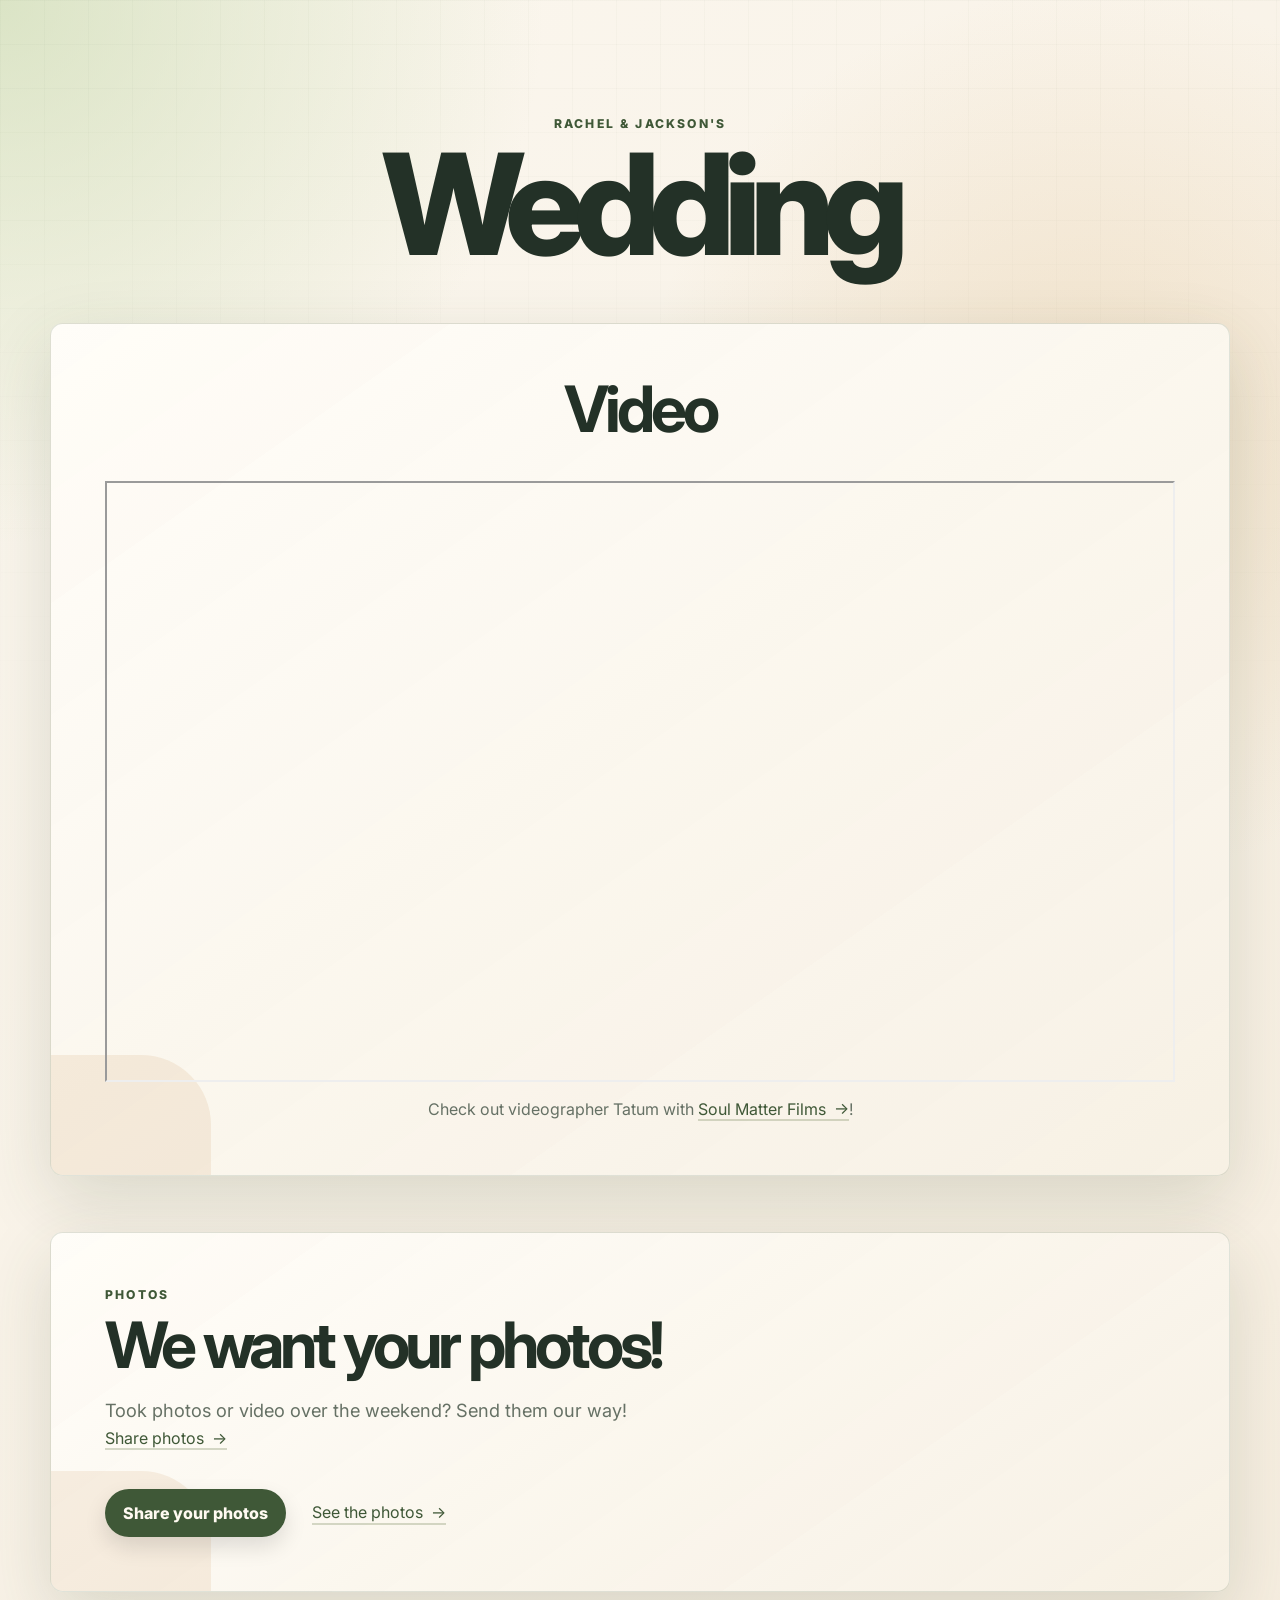
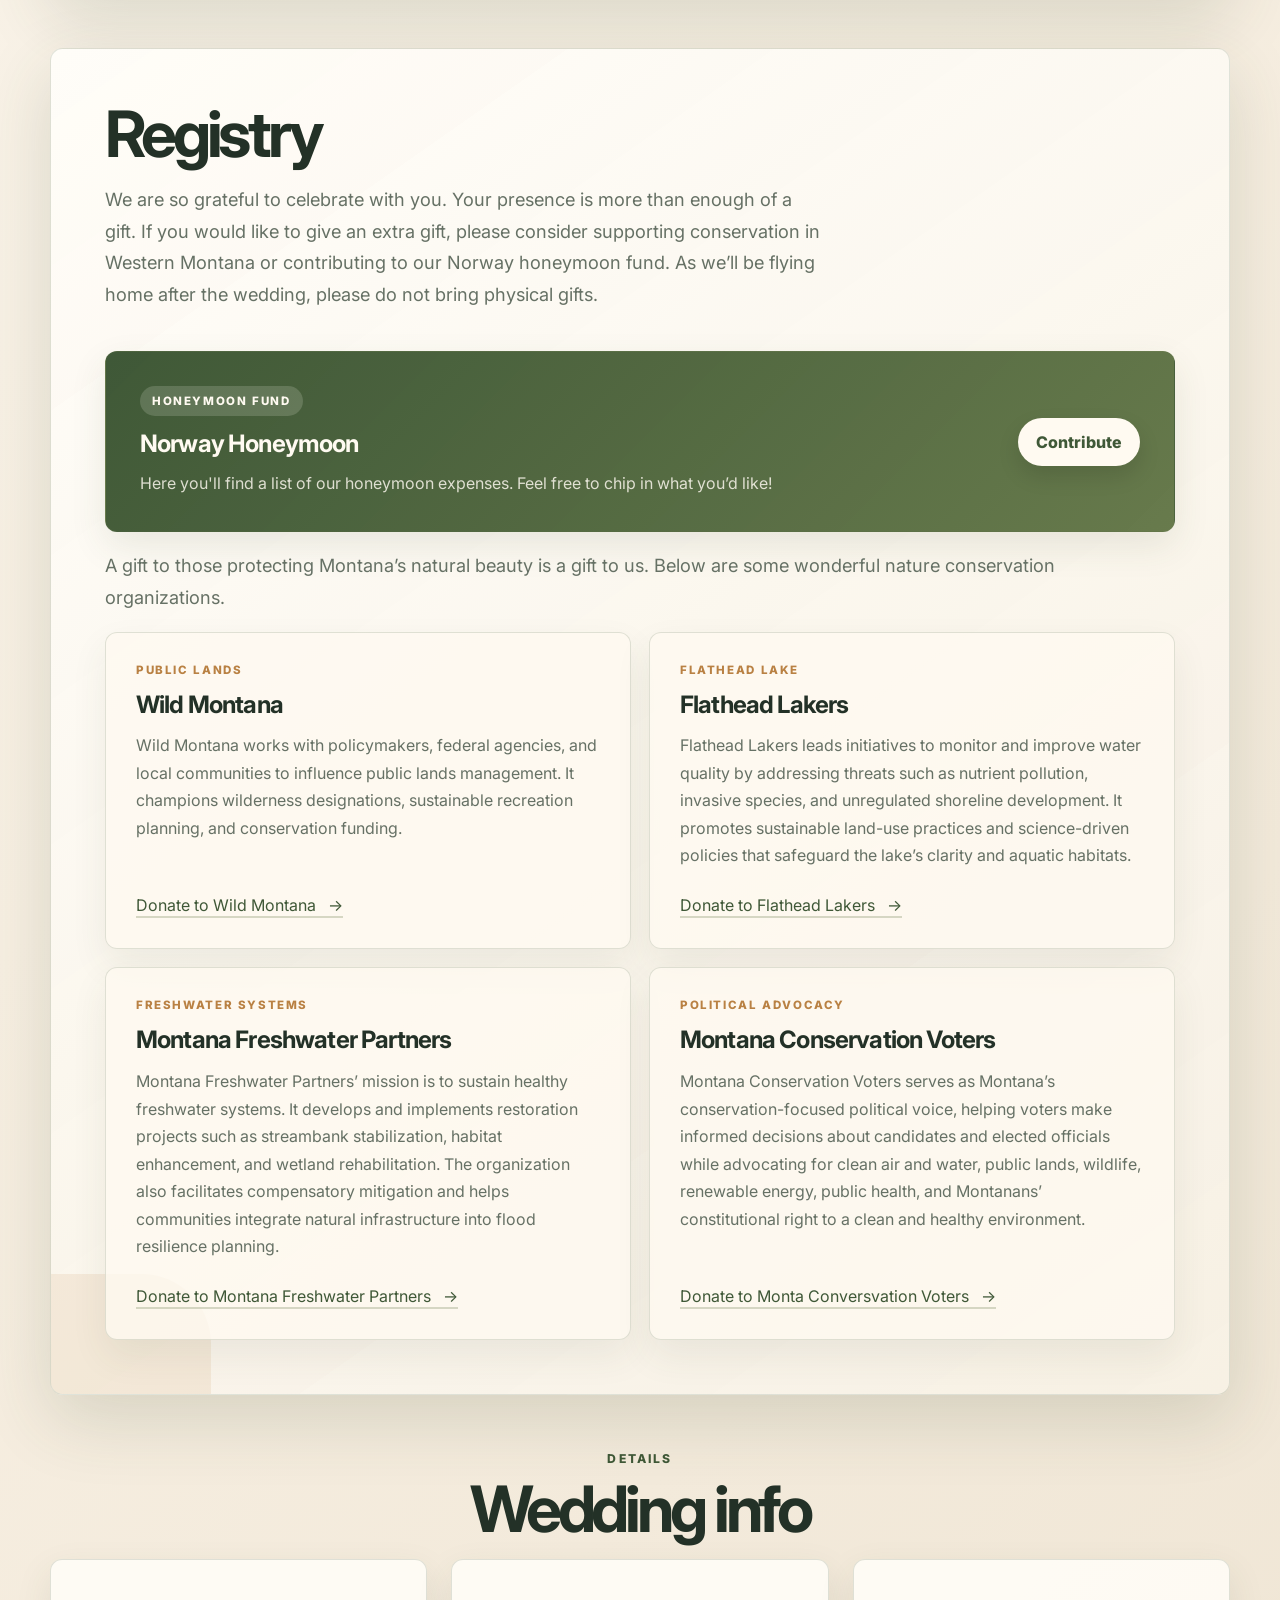
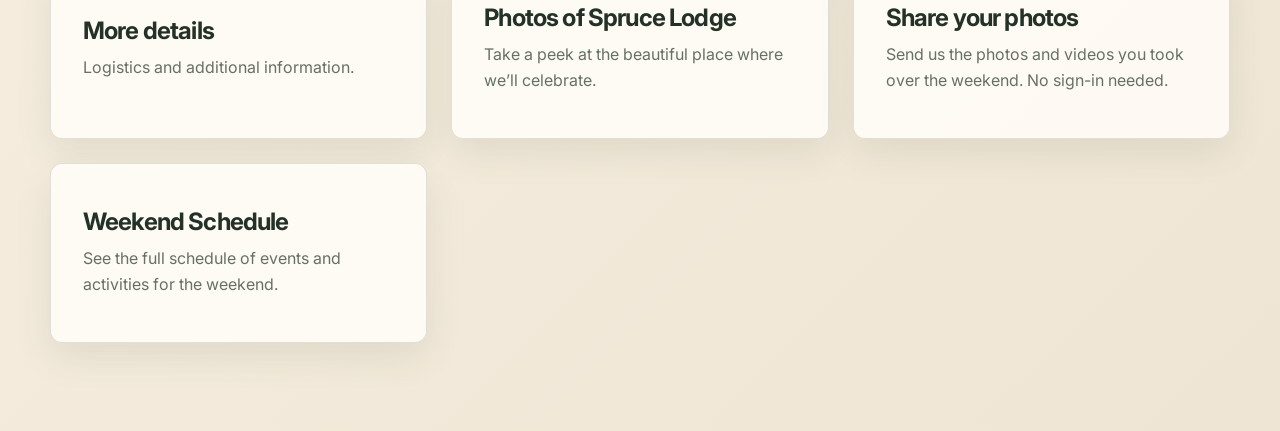
<file: index.html>
<!DOCTYPE html>
<html lang="en">
  <head>
    <meta charset="UTF-8" />
    <meta name="viewport" content="width=device-width, initial-scale=1.0" />
    <title>Jackson & Rachel</title>
    <link rel="preconnect" href="https://fonts.googleapis.com" />
    <link rel="preconnect" href="https://fonts.gstatic.com" crossorigin />
    <link
      href="https://fonts.googleapis.com/css2?family=Inter:wght@400;500;600;700;800&display=swap"
      rel="stylesheet"
    />
    <link rel="stylesheet" href="styles.css" />
  </head>
  <body>
    <main class="page">
      <section class="hero" aria-labelledby="page-title">
        <p class="eyebrow">Rachel & Jackson's</p>
        <h1 id="page-title">Wedding</h1>
      </section>

      <section class="feature-panel video-panel" aria-labelledby="wedding-video-title">
        <div class="section-heading">
          
          <h2 id="wedding-video-title">Video</h2>
        </div>

        
        <div style="position: relative; width: 100%; height: 0; padding-bottom: 56.25%;">
  <iframe src="https://drive.google.com/file/d/1WvLmHg01S2O5q5KB9Gdo9CoYaTbwvJrX/preview" 
          style="position: absolute; top: 0; left: 0; width: 100%; height: 100%;" 
          allowfullscreen>
  </iframe>
</div>
        

        <p class="video-credit">
          Check out videographer Tatum with
          <a
            class="text-link"
            href="https://www.instagram.com/soulmatterfilms/"
            target="_blank"
            rel="noopener noreferrer"
            >Soul Matter Films</a
          >!
        </p>
      </section>

      <section class="feature-panel photos-panel" aria-labelledby="photos-title">
        <div class="section-heading">
          <p class="eyebrow">Photos</p>
          <h2 id="photos-title">We want your photos!</h2>
          <p>
            Took photos or video over the weekend? Send them our way!
          </p>
            <a class="text-link" href="upload.html">Share photos</a>
        </div>

        <div class="preview-strip" id="gallery-preview" aria-hidden="true" hidden></div>

        <div class="photos-actions">
          <a class="button button-solid" href="upload.html">Share your photos</a>
          <a class="text-link" href="gallery.html">See the photos</a>
        </div>
      </section>

      <section class="feature-panel gifts-panel" aria-labelledby="gifts-title">
        <div class="section-heading">
          <!-- <p class="eyebrow">Ways to give</p> -->
          <h2 id="gifts-title">Registry</h2>
          <p class="intro">
            We are so grateful to celebrate with you. Your presence is more than enough of a gift. If you would like to give an extra gift,
            please consider supporting conservation in Western Montana or contributing
            to our Norway honeymoon fund.
            As we’ll be flying home after the wedding, please do not bring physical gifts.
            
          </p>
        </div>

        <div class="highlight-card honeymoon-card">
          <div>
            <span class="pill">Honeymoon fund</span>
            <h3>Norway Honeymoon</h3>
            <p>
              Here you'll find a list of our honeymoon expenses.
              Feel free to chip in what you’d like!
            </p>
          </div>
          <a
            class="button"
            href="https://www.zola.com/registry/jacksonandrachelaugust1"
            target="_blank"
            rel="noopener noreferrer"
          >
            Contribute
          </a>
        </div>

        <p class="section-note">
          A gift to those protecting Montana’s natural beauty is a gift to us.
          Below are some wonderful nature conservation organizations.
        </p>

        <div class="organization-grid" aria-label="Western Montana conservation organizations">
          <article class="organization-card">
            <div class="card-topline">Public lands</div>
            <h3>Wild Montana</h3>
            <p>
              Wild Montana works with policymakers, federal agencies, and local
              communities to influence public lands management. It champions
              wilderness designations, sustainable recreation planning, and
              conservation funding.
            </p>
            <a
              class="text-link"
              href="https://wildmontana.org/"
              target="_blank"
              rel="noopener noreferrer"
            >
              Donate to Wild Montana
            </a>
          </article>

          <article class="organization-card">
            <div class="card-topline">Flathead Lake</div>
            <h3>Flathead Lakers</h3>
            <p>
              Flathead Lakers leads initiatives to monitor and improve water
              quality by addressing threats such as nutrient pollution, invasive
              species, and unregulated shoreline development. It promotes
              sustainable land-use practices and science-driven policies that
              safeguard the lake’s clarity and aquatic habitats.
            </p>
            <a
              class="text-link"
              href="https://www.flatheadlakers.org/"
              target="_blank"
              rel="noopener noreferrer"
            >
              Donate to Flathead Lakers
            </a>
          </article>

          <article class="organization-card">
            <div class="card-topline">Freshwater systems</div>
            <h3>Montana Freshwater Partners</h3>
            <p>
              Montana Freshwater Partners’ mission is to sustain healthy freshwater
              systems. It develops and implements restoration projects such as
              streambank stabilization, habitat enhancement, and wetland
              rehabilitation. The organization also facilitates compensatory
              mitigation and helps communities integrate natural infrastructure into
              flood resilience planning.
            </p>
            <a
              class="text-link"
              href="https://freshwaterpartners.org/"
              target="_blank"
              rel="noopener noreferrer"
            >
              Donate to Montana Freshwater Partners
            </a>
          </article>

          <article class="organization-card">
            <div class="card-topline">Political Advocacy</div>
            <h3>Montana Conservation Voters</h3>
            <p>
             Montana Conservation Voters serves as Montana’s conservation-focused political voice,
             helping voters make informed decisions about candidates and elected officials while advocating
            for clean air and water, public lands, wildlife, renewable energy, public health, and Montanans’ constitutional right
            to a clean and healthy environment. 
            </p>
            <a
              class="text-link"
              href="https://mtvoters.org/"
              target="_blank"
              rel="noopener noreferrer"
            >
              Donate to Monta Conversvation Voters
            </a>
          </article>
        </div>
      </section>

      <section class="quick-links" aria-labelledby="quick-links-title">
        <div class="section-heading compact">
          <p class="eyebrow">Details</p>
          <h2 id="quick-links-title">Wedding info</h2>
        </div>

        <div class="cards content-grid">
          <!--
          <a
            class="card"
            href="https://docs.google.com/spreadsheets/d/17xZCl97MUAJn1_52wJNgIklu71c_HutrSTWagL5KBsg/edit?usp=sharing_eil_se_dm&ts=6a30a190"
            target="_blank"
            rel="noopener noreferrer"
          >
            <div class="card-content">
              <h3>Carpooling</h3>
              <p>Coordinate carpooling to and from the wedding.</p>
            </div>
          </a>

            <a
            class="card"
            href="https://docs.google.com/forms/d/e/1FAIpQLSdQFv-Kperld3B9uzcWzCemcQA7TZ2IU7LrLcuEYyHMFCanHQ/viewform"
            target="_blank"
            rel="noopener noreferrer"
          >
            <div class="card-content">
              <h3>Food preferences</h3>
              <p>Please tell us your food preferences and restrictions.</p>
            </div>
          </a>
          -->

          <a class="card" href="details.html">
            <div class="card-content">
              <h3>More details</h3>
              <p>Logistics and additional information.</p>
            </div>
          </a>
          <a class="card" href="gallery.html">
            <div class="card-content">
              <h3>Photos of Spruce Lodge</h3>
              <p>Take a peek at the beautiful place where we’ll celebrate.</p>
            </div>
          </a>

          <a class="card" href="upload.html">
            <div class="card-content">
              <h3>Share your photos</h3>
              <p>Send us the photos and videos you took over the weekend. No sign-in needed.</p>
            </div>
          </a>

 <a class="card" href="schedule.html">
          <div class="card-content">
            <h3>Weekend Schedule</h3>
            <p>See the full schedule of events and activities for the weekend.</p>
          </div>
        </a>
        </div>

       
      </section>
    </main>

    <script src="config.js"></script>
    <script src="gallery-preview.js"></script>
  </body>
</html>
</file>
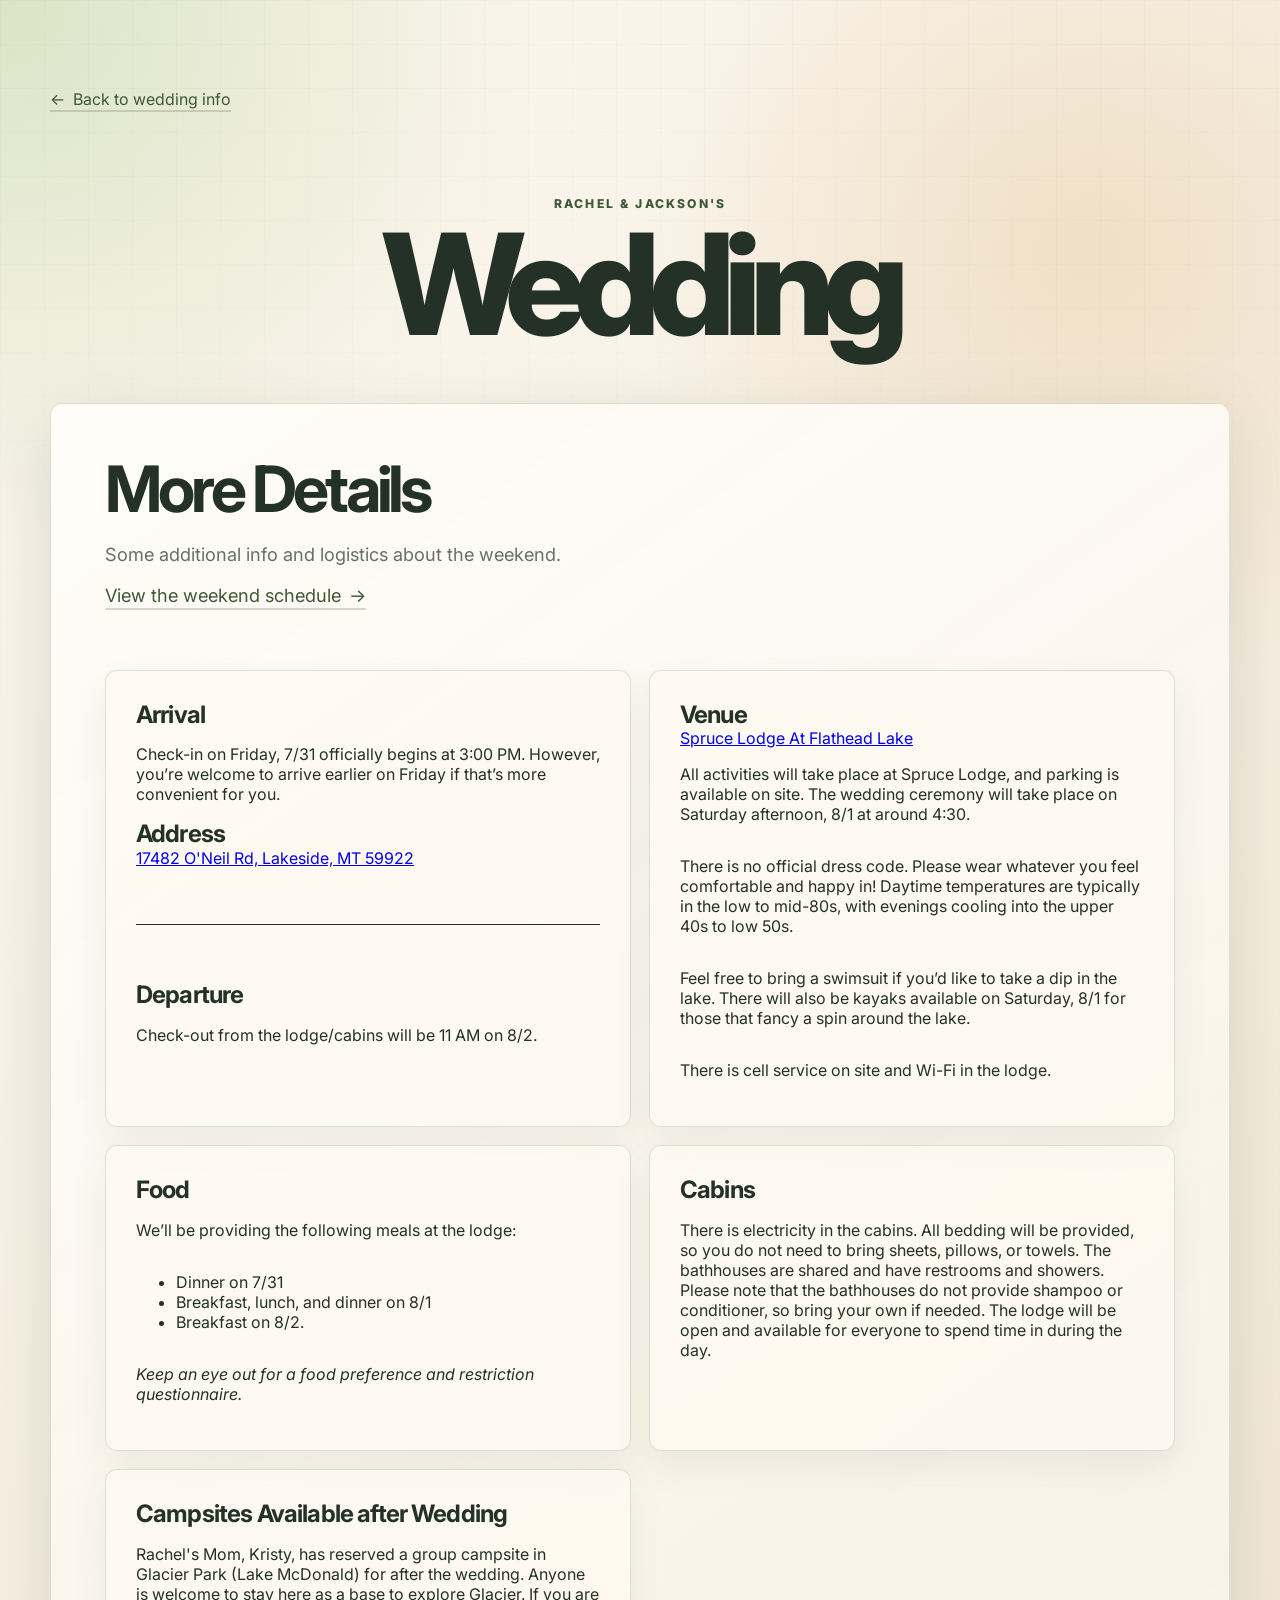
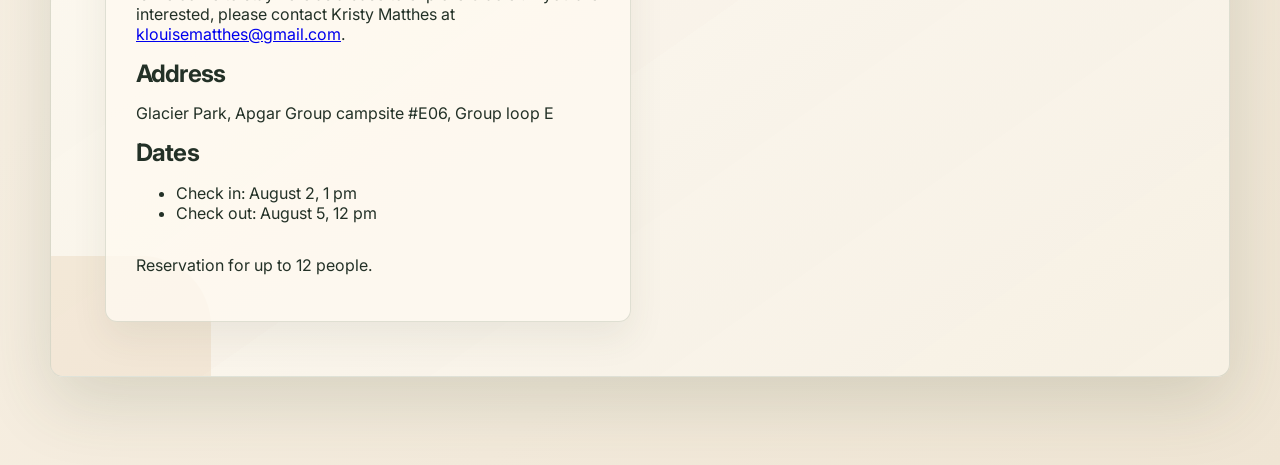
<file: details.html>
<!DOCTYPE html>
<html lang="en">
  <head>
    <meta charset="UTF-8" />
    <meta name="viewport" content="width=device-width, initial-scale=1.0" />
    <title>Jackson & Rachel</title>
    <link rel="preconnect" href="https://fonts.googleapis.com" />
    <link rel="preconnect" href="https://fonts.gstatic.com" crossorigin />
    <link
      href="https://fonts.googleapis.com/css2?family=Inter:wght@400;500;600;700;800&display=swap"
      rel="stylesheet"
    />
    <link rel="stylesheet" href="styles.css" />
    <style>
      .details-divider {
        border: 0;
        border-top: 1px solid currentColor;
        margin: 1rem 0;
      }
    </style>
  </head>
  <body>
    <main class="page">
      <nav class="top-nav" aria-label="Site navigation">
        <a class="text-link-back" href="index.html">Back to wedding info</a>
      </nav>
      <section class="hero" aria-labelledby="page-title">
        <p class="eyebrow">Rachel & Jackson's</p>
        <h1 id="page-title">Wedding</h1>
      </section>

      <section class="feature-panel gifts-panel organization-grid" aria-labelledby="gifts-title">
        <div class="section-heading">
          <h2 id="gifts-title">More Details</h2>
          <p class="section-note">
            Some additional info and logistics about the weekend.
            <br />
            <a class="text-link" href="schedule.html" style="margin-top: 12px; display: inline-flex;">View the weekend schedule</a>
          </p>
        </div>
        <div></div>

        <article class="details-card">
          <h3>Arrival</h3>
          <p>
            Check-in on Friday, 7/31 officially begins at 3:00 PM.
            However, you’re welcome to arrive earlier on Friday if that’s more convenient for you.
          </p>
          <h3>Address</h3>
          <a href="https://maps.app.goo.gl/WLwgx3e68pj5MGtB8">
            17482 O'Neil Rd, Lakeside, MT 59922
          </a>

        <br>
        <br>
        <hr class="details-divider" />
        <br>
        <br>
          <h3>Departure</h3>
          <p>
            Check-out from the lodge/cabins will be 11 AM on 8/2.
          </p>
          
        </article>


        <article class="details-card">
          <h3>Venue</h3>
          <a href="https://www.glaciercamp.org/facilities-lodging">
            Spruce Lodge At Flathead Lake
          </a>
          <p>
            All activities will take place at Spruce Lodge, and parking is available on site.
            The wedding ceremony will take place on Saturday afternoon, 8/1 at around 4:30.
          </p>

          <p>
            There is no official dress code. Please wear whatever you feel comfortable and happy in!
            Daytime temperatures are typically in the low to mid-80s, with evenings cooling into the upper 40s to low 50s.
          </p>
          <p>
            Feel free to bring a swimsuit if you’d like to take a dip in the lake.
            There will also be kayaks available on Saturday, 8/1 for those that fancy a spin around the lake.
          </p>

          <p>
            There is cell service on site and Wi-Fi in the lodge.
          </p>
        </article>

        <article class="details-card">
          <h3>Food</h3>
          <p>
            We’ll be providing the following meals at the lodge:
          </p>
          <ul>
            <li>Dinner on 7/31</li>
            <li>Breakfast, lunch, and dinner on 8/1</li>
            <li>Breakfast on 8/2.</li>
          </ul>
          <p>
            <i>Keep an eye out for a food preference and restriction questionnaire.</i>
          </p>
        </article>

        <article class="details-card">
          <h3>Cabins</h3>
          <p>
            There is electricity in the cabins. All bedding will be provided, so you do not need to bring sheets, pillows, or towels. The bathhouses are shared and have restrooms and showers.
            Please note that the bathhouses do not provide shampoo or conditioner, so bring your own if needed.
            The lodge will be open and available for everyone to spend time in during the day.
          </p>
        </article>


        <article class="details-card">
          <h3>Campsites Available after Wedding</h3>
          <p>
            Rachel's Mom, Kristy, has reserved a group campsite in Glacier Park (Lake McDonald) for after the wedding.
            Anyone is welcome to stay here as a base to explore Glacier.
            If you are interested, please contact Kristy Matthes at <a href="mailto:klouisematthes@gmail.com">klouisematthes@gmail.com</a>.
          </p>
          <h3>Address</h3>
          <p>Glacier Park, Apgar Group campsite #E06, Group loop E</p>
          <h3>Dates</h3>
          <ul>
            <li>Check in: August 2, 1 pm</li>
            <li>Check out: August 5, 12 pm</li>
          </ul>
          <p>Reservation for up to 12 people.</p>
        </article>

      </section>
    </main>
  </body>
</html>
</file>
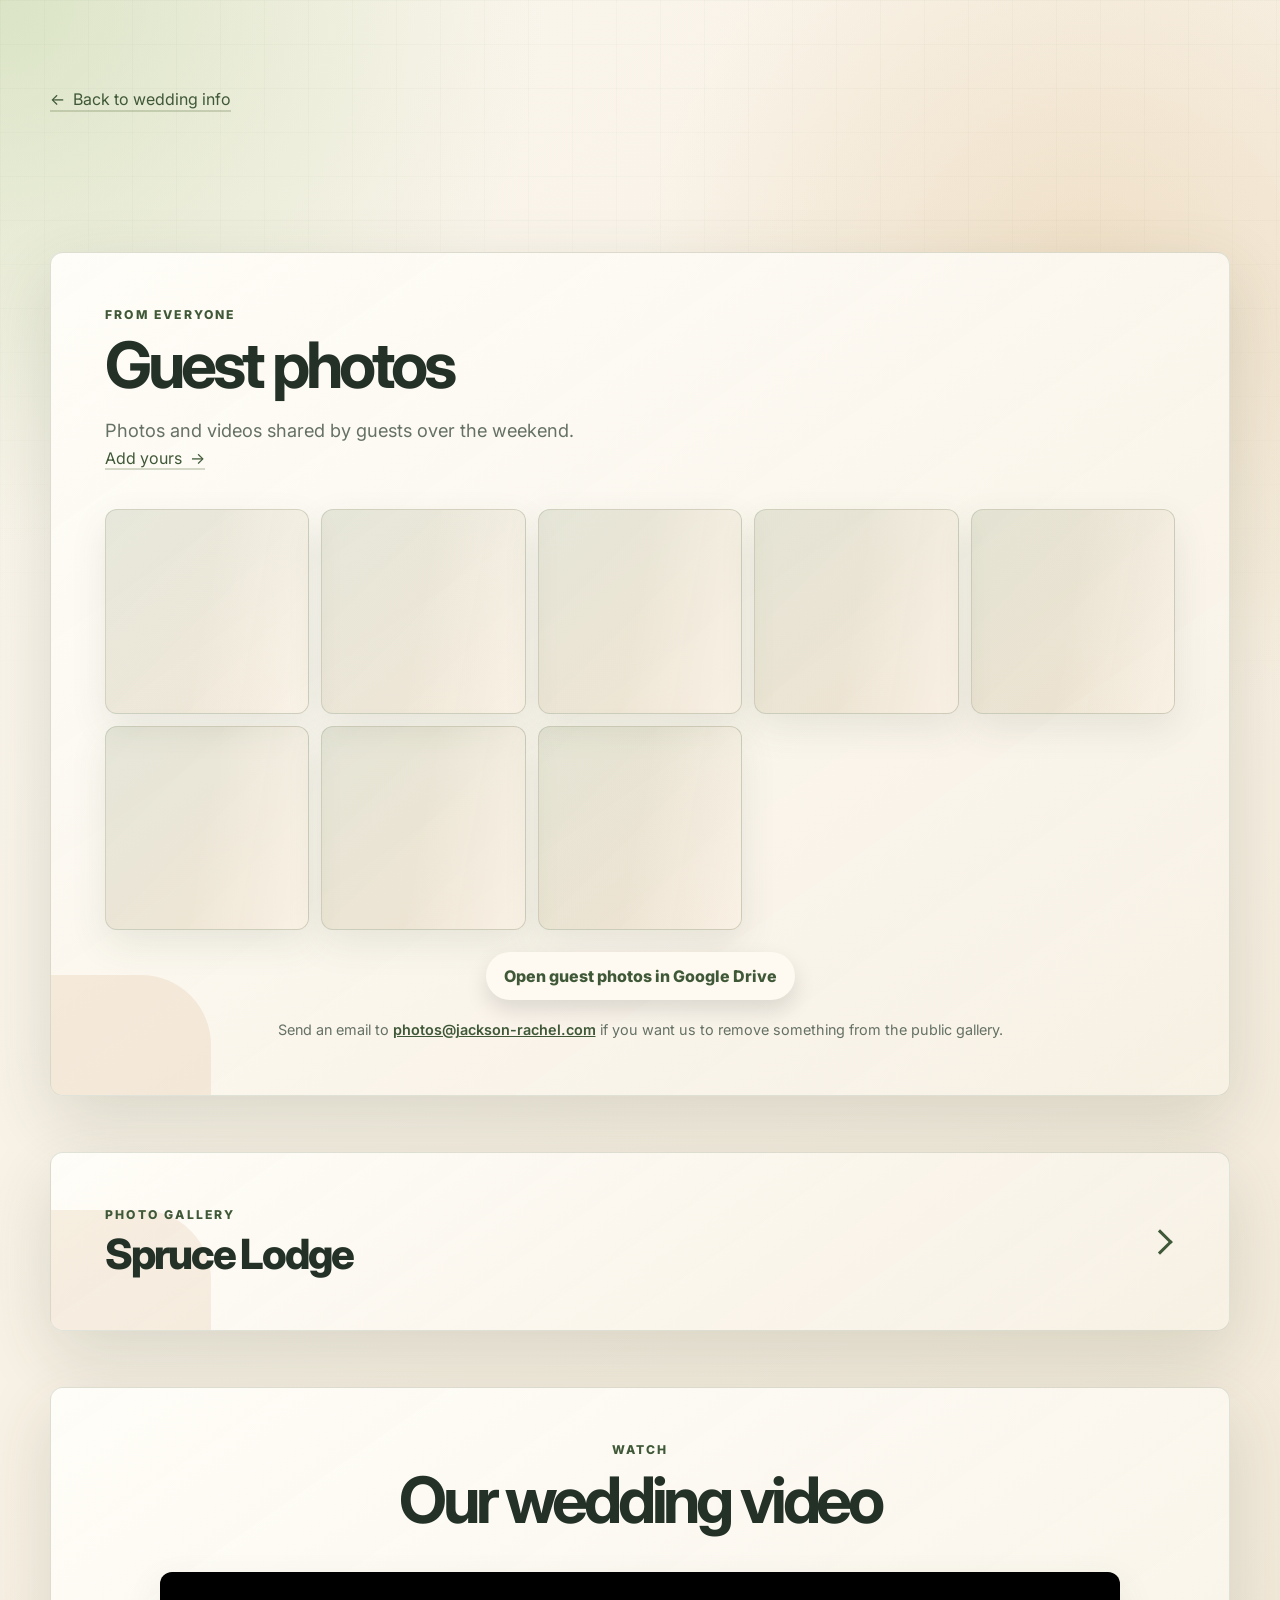
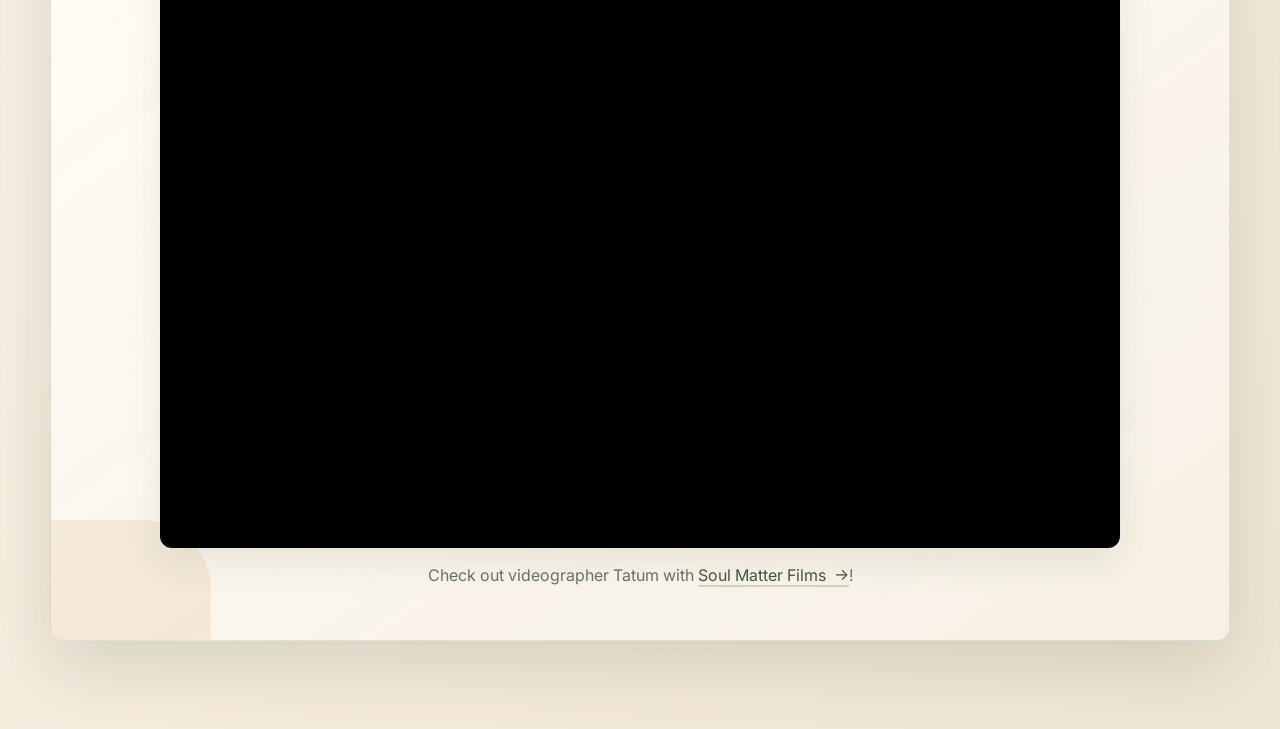
<file: gallery.html>
<!DOCTYPE html>
<html lang="en">
  <head>
    <meta charset="UTF-8" />
    <meta name="viewport" content="width=device-width, initial-scale=1.0" />
    <title>Spruce Lodge Photos | Jackson & Rachel</title>
    <link rel="preconnect" href="https://fonts.googleapis.com" />
    <link rel="preconnect" href="https://fonts.gstatic.com" crossorigin />
    <link
      href="https://fonts.googleapis.com/css2?family=Inter:wght@400;500;600;700;800&display=swap"
      rel="stylesheet"
    />
    <link rel="stylesheet" href="styles.css" />
  </head>
  <body>
    <main class="page gallery-page">
      <nav class="top-nav" aria-label="Site navigation">
        <a class="text-link-back" href="index.html">Back to wedding info</a>
      </nav>

      <section class="hero gallery-hero" aria-labelledby="gallery-title">
      </section>

      <section
        class="feature-panel gallery-panel"
        id="guest-gallery-panel"
        aria-labelledby="guest-gallery-title"
        data-gallery-folder="guests"
        data-gallery-limit="300"
        hidden
      >
        <div class="section-heading">
          <p class="eyebrow">From everyone</p>
          <h2 id="guest-gallery-title">Guest photos</h2>
          <p>
            Photos and videos shared by guests over the weekend.
          </p>
            <a class="text-link" href="upload.html">Add yours</a>
        </div>

        <div class="photo-wall" hidden></div>

        <div class="drive-gallery-frame gallery-fallback">
          <iframe
            id="guest-gallery-frame"
            title="Google Drive gallery of guest photos"
            loading="lazy"
          ></iframe>
        </div>

        <div class="gallery-actions">
          <a
            class="button"
            id="guest-gallery-link"
            href="#"
            target="_blank"
            rel="noopener noreferrer"
          >
            Open guest photos in Google Drive
          </a>
        </div>

        <p class="gallery-note">
          Send an email to
          <a class="fineprint-link" href="mailto:photos@jackson-rachel.com">photos@jackson-rachel.com</a>
          if you want us to remove something from the public gallery.
        </p>
      </section>

      <section
        class="feature-panel gallery-panel"
        aria-labelledby="drive-gallery-title"
        data-gallery-folder="spruce"
        data-gallery-limit="120"
      >
        <details class="gallery-details">
          <summary class="gallery-summary">
            <span class="section-heading">
              <span class="eyebrow">Photo gallery</span>
              <span class="gallery-summary-title" id="drive-gallery-title">
                Spruce Lodge
              </span>
            </span>
          </summary>

          <div class="gallery-details-body">
            <div class="photo-wall" hidden></div>

            <div class="drive-gallery-frame gallery-fallback">
              <iframe
                title="Google Drive gallery of Spruce Lodge photos"
                src="https://drive.google.com/embeddedfolderview?id=1lsBOh2_uYkF3BpZnkwAUHViKFSLnZhRn#grid"
                loading="lazy"
              ></iframe>
            </div>

            <!-- Replaced at runtime with one button per source folder. -->
            <div class="gallery-actions">
              <a
                class="button"
                href="https://drive.google.com/drive/folders/1lsBOh2_uYkF3BpZnkwAUHViKFSLnZhRn"
                target="_blank"
                rel="noopener noreferrer"
              >
                Open photos in Google Drive
              </a>
            </div>
          </div>
        </details>
      </section>

      <section class="feature-panel video-panel" aria-labelledby="wedding-video-title">
        <div class="section-heading">
          <p class="eyebrow">Watch</p>
          <h2 id="wedding-video-title">Our wedding video</h2>
        </div>
        <div class="video-frame">
          <iframe
            src="https://drive.google.com/file/d/1WvLmHg01S2O5q5KB9Gdo9CoYaTbwvJrX/preview"
            title="Jackson and Rachel's wedding video"
            allow="autoplay"
            allowfullscreen
          ></iframe>
        </div>
        <p class="video-credit">
          Check out videographer Tatum with
          <a
            class="text-link"
            href="https://www.instagram.com/soulmatterfilms/"
            target="_blank"
            rel="noopener noreferrer"
            >Soul Matter Films</a
          >!
        </p>
      </section>
    </main>

    <script src="config.js"></script>
    <script src="guest-gallery.js"></script>
    <script src="gallery.js"></script>
  </body>
</html>
</file>
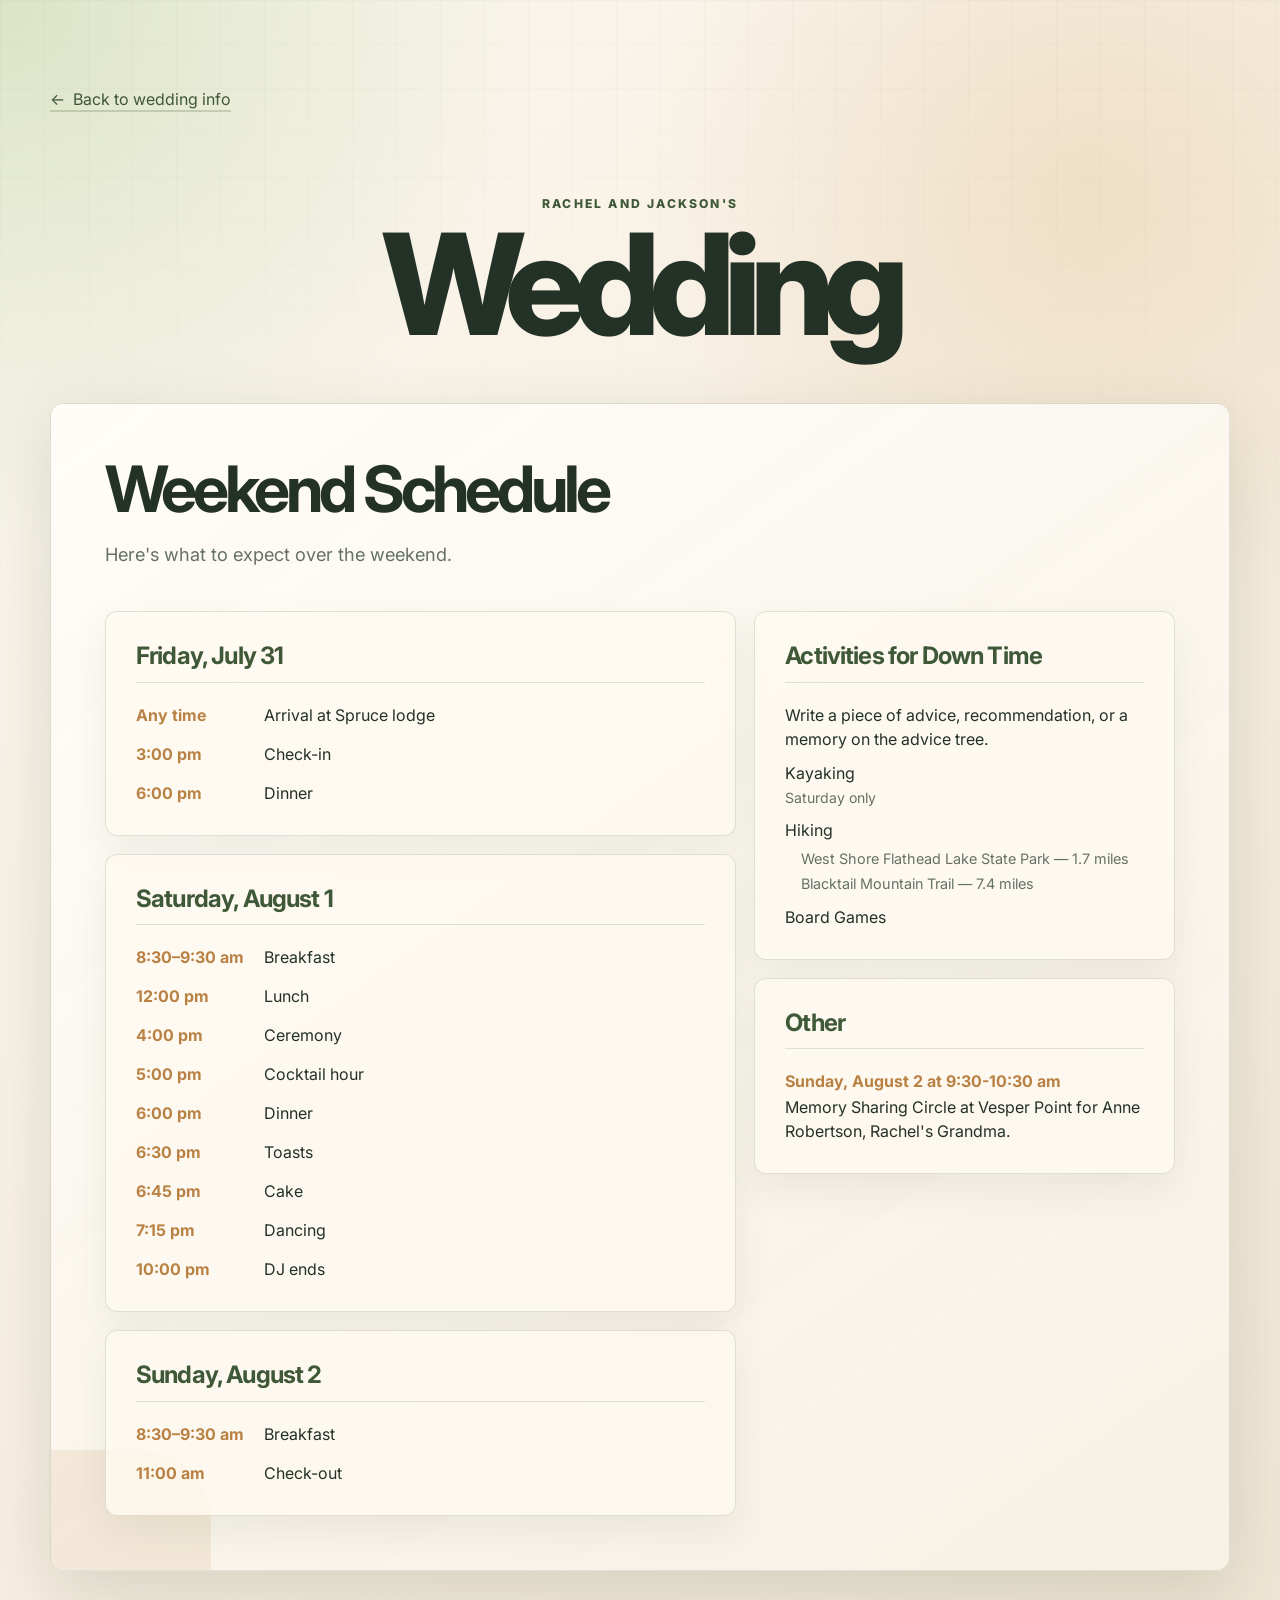
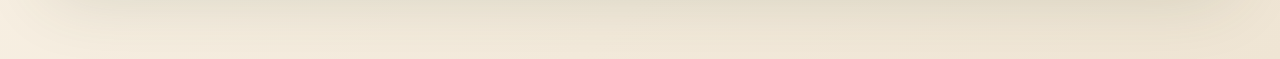
<file: schedule.html>
<!DOCTYPE html>
<html lang="en">
  <head>
    <meta charset="UTF-8" />
    <meta name="viewport" content="width=device-width, initial-scale=1.0" />
    <title>Jackson & Rachel – Schedule</title>
    <link rel="preconnect" href="https://fonts.googleapis.com" />
    <link rel="preconnect" href="https://fonts.gstatic.com" crossorigin />
    <link
      href="https://fonts.googleapis.com/css2?family=Inter:wght@400;500;600;700;800&display=swap"
      rel="stylesheet"
    />
    <link rel="stylesheet" href="styles.css" />
    <style>
      .schedule-layout {
        display: grid;
        grid-template-columns: minmax(0, 1.5fr) minmax(0, 1fr);
        gap: 18px;
        align-items: start;
      }

      .days-column,
      .activities-column {
        display: flex;
        flex-direction: column;
        gap: 18px;
      }

      .schedule-day {
        display: flex;
        flex-direction: column;
        padding: clamp(22px, 3vw, 30px);
        border: 1px solid var(--border);
        border-radius: var(--radius);
        background: rgba(255, 250, 241, 0.78);
        box-shadow: 0 16px 36px rgba(59, 75, 46, 0.08);
      }

      .schedule-day h3 {
        margin-bottom: 20px;
        padding-bottom: 12px;
        border-bottom: 1px solid var(--border);
        color: var(--accent-dark);
      }

      .schedule-events {
        list-style: none;
        margin: 0;
        padding: 0;
        display: flex;
        flex-direction: column;
        gap: 15px;
      }

      .schedule-events li {
        display: grid;
        grid-template-columns: 7rem 1fr;
        gap: 16px;
        align-items: baseline;
        font-size: clamp(0.9rem, 1.5vw, 1rem);
        line-height: 1.5;
      }

      .event-time {
        font-weight: 700;
        color: var(--gold);
        white-space: nowrap;
      }

      .event-label {
        color: var(--text);
      }

      .activities-card {
        display: flex;
        flex-direction: column;
        padding: clamp(22px, 3vw, 30px);
        border: 1px solid var(--border);
        border-radius: var(--radius);
        background: rgba(255, 250, 241, 0.78);
        box-shadow: 0 16px 36px rgba(59, 75, 46, 0.08);
      }

      .activities-card h3 {
        margin-bottom: 20px;
        padding-bottom: 12px;
        border-bottom: 1px solid var(--border);
        color: var(--accent-dark);
      }

      .activities-list {
        list-style: none;
        margin: 0;
        padding: 0;
        display: flex;
        flex-direction: column;
        gap: 10px;
      }

      .activities-list li {
        display: flex;
        flex-direction: column;
        gap: 2px;
        font-size: clamp(0.9rem, 1.5vw, 1rem);
        line-height: 1.5;
        color: var(--text);
      }

      .activities-list li .activity-note {
        font-size: 0.88rem;
        color: var(--muted);
      }

      .activity-sub {
        list-style: none;
        margin: 4px 0 0 16px;
        padding: 0;
        display: flex;
        flex-direction: column;
        gap: 4px;
      }

      .activity-sub li {
        font-size: 0.9rem;
        color: var(--muted);
      }

      @media (max-width: 820px) {
        .schedule-layout {
          grid-template-columns: 1fr;
        }
      }
    </style>
  </head>
  <body>
    <main class="page">
      <nav class="top-nav" aria-label="Site navigation">
        <a class="text-link-back" href="index.html">Back to wedding info</a>
      </nav>

      <section class="hero" aria-labelledby="page-title">
        <p class="eyebrow">Rachel and Jackson's</p>
        <h1 id="page-title">Wedding</h1>
      </section>

      <section class="feature-panel gifts-panel" aria-labelledby="schedule-title">
        <div class="section-heading">
          <h2 id="schedule-title">Weekend Schedule</h2>
          <p class="section-note">Here's what to expect over the weekend.</p>
        </div>

        <div class="schedule-layout">
          <div class="days-column">
            <!-- Friday -->
            <article class="schedule-day">
              <h3>Friday, July 31</h3>
              <ul class="schedule-events">
                <li>
                  <span class="event-time">Any time</span>
                  <span class="event-label">Arrival at Spruce lodge</span>
                </li>
                 <li>
                  <span class="event-time">3:00 pm</span>
                  <span class="event-label">Check-in</span>
                </li>
                <li>
                  <span class="event-time">6:00 pm</span>
                  <span class="event-label">Dinner</span>
                </li>
              </ul>
            </article>

            <!-- Saturday -->
            <article class="schedule-day">
              <h3>Saturday, August 1</h3>
              <ul class="schedule-events">
                <li>
                  <span class="event-time">8:30–9:30 am</span>
                  <span class="event-label">Breakfast</span>
                </li>
                <li>
                  <span class="event-time">12:00 pm</span>
                  <span class="event-label">Lunch</span>
                </li>
                <li>
                  <span class="event-time">4:00 pm</span>
                  <span class="event-label">Ceremony</span>
                </li>
                <li>
                  <span class="event-time">5:00 pm</span>
                  <span class="event-label">Cocktail hour</span>
                </li>
                <li>
                  <span class="event-time">6:00 pm</span>
                  <span class="event-label">Dinner</span>
                </li>
                <li>
                  <span class="event-time">6:30 pm</span>
                  <span class="event-label">Toasts</span>
                </li>
                <li>
                  <span class="event-time">6:45 pm</span>
                  <span class="event-label">Cake</span>
                </li>
                <li>
                  <span class="event-time">7:15 pm</span>
                  <span class="event-label">Dancing</span>
                </li>
                <li>
                  <span class="event-time">10:00 pm</span>
                  <span class="event-label">DJ ends</span>
                </li>
              </ul>
            </article>

            <!-- Sunday -->
            <article class="schedule-day">
              <h3>Sunday, August 2</h3>
              <ul class="schedule-events">

                <li>
                  <span class="event-time">8:30–9:30 am</span>
                  <span class="event-label">Breakfast</span>
                </li>
               <li>
                  <span class="event-time">11:00 am</span>
                  <span class="event-label">Check-out</span>
                </li>
              </ul>
            </article>
          </div>

          <div class="activities-column">
            <!-- Activities -->
            <article class="activities-card">
              <h3>Activities for Down Time</h3>
              <ul class="activities-list">
                <li>Write a piece of advice, recommendation, or a memory on the advice tree.</li>
                <li>
                  Kayaking
                  <span class="activity-note">Saturday only</span>
                </li>
                <li>
                  Hiking
                  <ul class="activity-sub">
                    <li>West Shore Flathead Lake State Park — 1.7 miles</li>
                    <li>Blacktail Mountain Trail — 7.4 miles</li>
                  </ul>
                </li>
                <li>Board Games</li>
              </ul>
            </article>
                        <!-- Activities 2-->
            <article class="activities-card">
              <h3>Other</h3>
              <ul class="activities-list">
                 <li>
                  <span class="event-time">Sunday, August 2 at 9:30-10:30 am</span>
                  <span class="event-label">Memory Sharing Circle at Vesper Point for Anne Robertson, Rachel's Grandma.</span>
                </li>
              </ul>
            </article>
          </div>
        </div>
      </section>
    </main>
  </body>
</html>
</file>
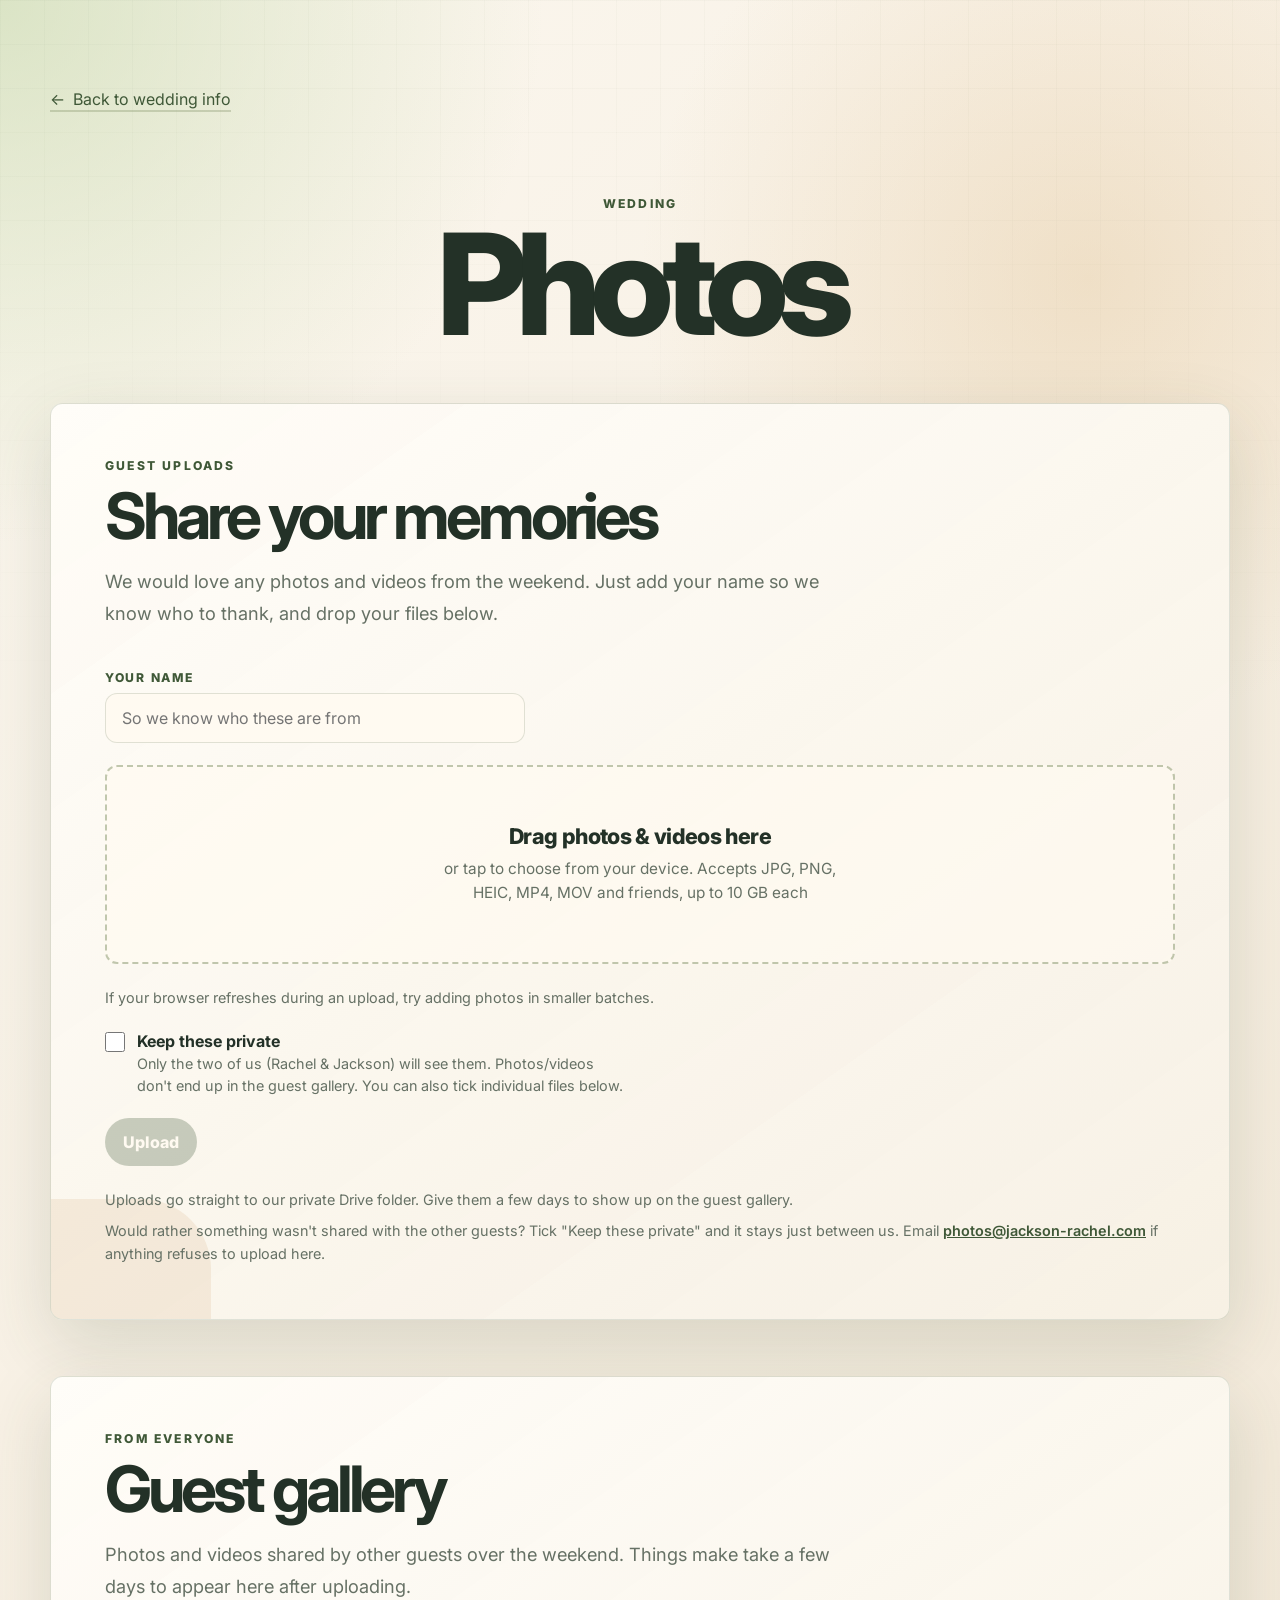
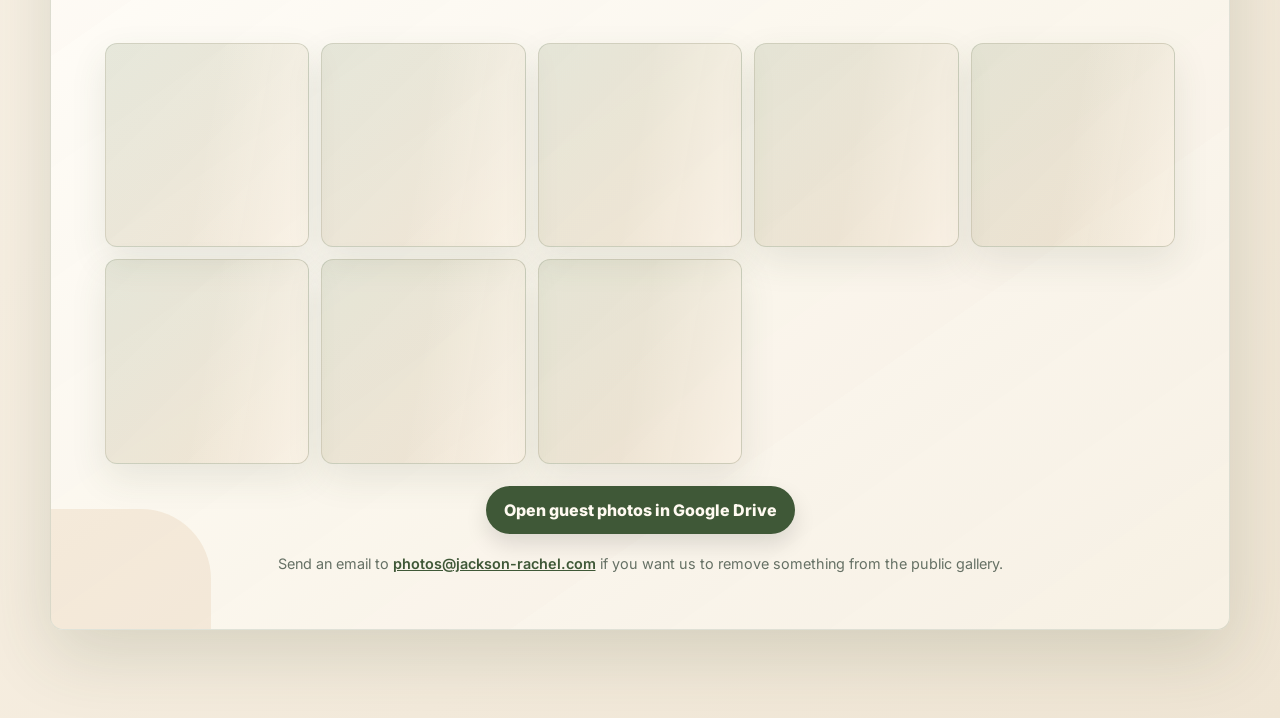
<file: upload.html>
<!DOCTYPE html>
<html lang="en">
  <head>
    <meta charset="UTF-8" />
    <meta name="viewport" content="width=device-width, initial-scale=1.0" />
    <title>Share your photos | Jackson &amp; Rachel</title>
    <link rel="preconnect" href="https://fonts.googleapis.com" />
    <link rel="preconnect" href="https://fonts.gstatic.com" crossorigin />
    <link
      href="https://fonts.googleapis.com/css2?family=Inter:wght@400;500;600;700;800&display=swap"
      rel="stylesheet"
    />
    <link rel="stylesheet" href="styles.css" />
  </head>
  <body>
    <main class="page">
      <nav class="top-nav" aria-label="Site navigation">
        <a class="text-link-back" href="index.html">Back to wedding info</a>
      </nav>

      <section class="hero" aria-labelledby="page-title">
        <p class="eyebrow">Wedding</p>
        <h1 id="page-title">Photos</h1>
      </section>

      <section class="feature-panel upload-panel" aria-labelledby="upload-title">
        <div class="section-heading">
          <p class="eyebrow">Guest uploads</p>
          <h2 id="upload-title">Share your memories</h2>
          <p>
            We would love any photos and videos from the weekend. Just add your name so we know who to thank, and drop your
            files below.
          </p>
        </div>

        <div class="upload-notice" id="upload-unavailable" hidden>
          <h3>Not quite ready</h3>
          <p>
            Guest uploads are not switched on yet. Check back later.
          </p>
        </div>

        <form class="upload-form" id="upload-form" hidden novalidate>
          <label class="field" for="uploader-name">
            <span class="field-label">Your name</span>
            <input
              id="uploader-name"
              name="uploader-name"
              type="text"
              maxlength="60"
              autocomplete="name"
              placeholder="So we know who these are from"
              required
            />
            <span class="field-error" id="name-error" hidden>
              Please add your name first.
            </span>
          </label>

          <div class="dropzone" id="dropzone" role="button" tabindex="0" aria-describedby="dropzone-hint">
            <p class="dropzone-title">Drag photos &amp; videos here</p>
            <p class="dropzone-hint" id="dropzone-hint">
              or tap to choose from your device. Accepts JPG, PNG, HEIC, MP4, MOV and
              friends, up to 10&nbsp;GB each
            </p>
            <input
              id="file-input"
              type="file"
              accept="image/*,video/*"
              multiple
              hidden
            />
          </div>

          <p class="upload-warning">
            If your browser refreshes during an upload, try adding photos in smaller batches.
          </p>

          <label class="checkbox-field" for="private-all">
            <input id="private-all" type="checkbox" />
            <span>
              <span class="checkbox-label">Keep these private</span>
              <span class="checkbox-hint">
                Only the two of us (Rachel & Jackson) will see them. Photos/videos don't end up in the guest
                gallery. You can also tick individual files below.
              </span>
            </span>
          </label>

          <ul class="file-list" id="file-list" aria-label="Files selected for upload"></ul>

          <div class="upload-actions">
            <button class="button button-solid" id="upload-button" type="submit" disabled>
              Upload
            </button>
            <p class="upload-status" id="upload-status" role="status" aria-live="polite"></p>
          </div>

          <div class="upload-fineprint">
            <p>
              Uploads go straight to our private Drive folder. Give them a few
              days to show up on the guest gallery.
            </p>
            <p>
              Would rather something wasn't shared with the other guests? Tick
              "Keep these private" and it stays just between us. Email
              <a class="fineprint-link" href="mailto:photos@jackson-rachel.com">photos@jackson-rachel.com</a>
              if anything refuses to upload here.
            </p>
          </div>
        </form>
      </section>

      <section
        class="feature-panel gallery-panel"
        id="guest-gallery-panel"
        aria-labelledby="guest-gallery-title"
        data-gallery-folder="guests"
        data-gallery-limit="300"
        hidden
      >
        <div class="section-heading">
          <p class="eyebrow">From everyone</p>
          <h2 id="guest-gallery-title">Guest gallery</h2>
          <p>Photos and videos shared by other guests over the weekend. Things make take a few days to appear here after uploading.</p>
        </div>

        <div class="photo-wall" hidden></div>

        <div class="drive-gallery-frame gallery-fallback">
          <iframe
            id="guest-gallery-frame"
            title="Google Drive gallery of guest photos"
            loading="lazy"
          ></iframe>
        </div>

        <div class="gallery-actions">
          <a
            class="button button-solid"
            id="guest-gallery-link"
            href="#"
            target="_blank"
            rel="noopener noreferrer"
          >
            Open guest photos in Google Drive
          </a>
        </div>

        <p class="gallery-note">
          Send an email to
          <a class="fineprint-link" href="mailto:photos@jackson-rachel.com">photos@jackson-rachel.com</a>
          if you want us to remove something from the public gallery.
        </p>
      </section>
    </main>

    <script src="config.js"></script>
    <script src="guest-gallery.js"></script>
    <script src="gallery.js"></script>
    <script src="upload.js"></script>
  </body>
</html>
</file>
<file: styles.css>
:root {
  color-scheme: light;
  --bg: #fbf7ef;
  --bg-deep: #efe5d4;
  --surface: rgba(255, 253, 248, 0.88);
  --surface-strong: #fffaf1;
  --surface-hover: #fff6e7;
  --text: #233127;
  --muted: #667165;
  --accent: #6d7f4f;
  --accent-dark: #3f5837;
  --accent-soft: #dfe8d2;
  --gold: #b98143;
  --border: rgba(63, 88, 55, 0.16);
  --shadow: 0 24px 70px rgba(59, 75, 46, 0.16);
  --shadow-soft: 0 14px 36px rgba(59, 75, 46, 0.1);
  --radius: 12px;
}

* {
  box-sizing: border-box;
}

/* The [hidden] attribute must beat any display rule set by a class below. */
[hidden] {
  display: none !important;
}

html {
  scroll-behavior: smooth;
}

html,
body {
  margin: 0;
  min-height: 100%;
}

body {
  font-family: "Inter", system-ui, -apple-system, BlinkMacSystemFont, "Segoe UI", sans-serif;
  background:
    radial-gradient(circle at top left, rgba(205, 220, 180, 0.7), transparent 34rem),
    radial-gradient(circle at 85% 12%, rgba(222, 189, 139, 0.34), transparent 28rem),
    linear-gradient(135deg, var(--bg) 0%, #f7efe2 52%, var(--bg-deep) 100%);
  color: var(--text);
}

body::before {
  content: "";
  position: fixed;
  inset: 0;
  z-index: -1;
  pointer-events: none;
  background-image:
    linear-gradient(rgba(63, 88, 55, 0.04) 1px, transparent 1px),
    linear-gradient(90deg, rgba(63, 88, 55, 0.04) 1px, transparent 1px);
  background-size: 44px 44px;
  mask-image: linear-gradient(to bottom, rgba(0, 0, 0, 0.65), transparent 84%);
}

.page {
  width: min(1180px, calc(100% - 32px));
  min-height: 100vh;
  min-height: 100svh;
  margin: 0 auto;
  display: flex;
  flex-direction: column;
  align-items: center;
  gap: clamp(28px, 5vw, 56px);
  padding: clamp(44px, 7vw, 88px) 0;
}

.hero,
.feature-panel,
.quick-links,
.top-nav {
  width: 100%;
}

.hero {
  max-width: 840px;
  text-align: center;
  padding: clamp(18px, 3vw, 28px) 0 0;
}

.eyebrow {
  margin: 0 0 12px;
  font-size: 0.76rem;
  font-weight: 800;
  letter-spacing: 0.18em;
  text-transform: uppercase;
  color: var(--accent-dark);
}

h1,
h2,
h3,
p {
  overflow-wrap: break-word;
}

h1 {
  margin: 0;
  font-size: clamp(3.6rem, 12vw, 8.8rem);
  font-weight: 800;
  line-height: 0.88;
  letter-spacing: -0.08em;
}

h2 {
  margin: 0;
  font-size: clamp(2rem, 5vw, 4.4rem);
  line-height: 0.98;
  letter-spacing: -0.065em;
}

h3 {
  margin: 0;
  font-size: clamp(1.18rem, 2vw, 1.5rem);
  line-height: 1.15;
  letter-spacing: -0.035em;
}

.intro {
  max-width: 720px;
  margin: 24px auto 0;
  font-size: clamp(1.04rem, 2vw, 1.28rem);
  line-height: 1.7;
  color: var(--muted);
}

.section-note {
  margin: 0 0 18px;
  color: var(--muted);
  font-size: clamp(1rem, 1.6vw, 1.14rem);
  line-height: 1.75;
}

.feature-panel {
  position: relative;
  overflow: hidden;
  padding: clamp(26px, 5vw, 54px);
  border: 1px solid var(--border);
  border-radius: clamp(12px, 1vw, 18px);
  background:
    linear-gradient(145deg, rgba(255, 253, 248, 0.96), rgba(246, 239, 226, 0.9)),
    var(--surface);
  box-shadow: var(--shadow);
}



.feature-panel::after {
  content: "";
  position: absolute;
  width: 280px;
  height: 280px;
  bottom: -160px;
  left: -120px;
  border-radius: 25%;
  background: rgba(185, 129, 67, 0.12);
}

.gifts-panel > *,
.gallery-panel > *,
.local-gallery-panel > *,
.video-panel > * {
  position: relative;
  z-index: 1;
}

.section-heading {
  max-width: 760px;
  margin-bottom: clamp(24px, 4vw, 40px);
}

.section-heading.compact {
  margin-bottom: 18px;
  text-align: center;
  max-width: none;
}

.section-heading p:not(.eyebrow) {
  margin: 18px 0 0;
  color: var(--muted);
  font-size: clamp(1rem, 1.6vw, 1.14rem);
  line-height: 1.75;
}

.video-panel .section-heading {
  text-align: center;
  margin-inline: auto;
}

.video-frame {
  width: min(100%, 960px);
  height: min(64vh, 640px);
  min-height: 420px;
  margin: 0 auto;
  overflow: hidden;
  border-radius: var(--radius);
  background: #000;
  box-shadow: var(--shadow-soft);
}

.video-frame iframe {
  width: 100%;
  height: 100%;
  border: 0;
}

.video-credit {
  margin: 16px 0 0;
  text-align: center;
  color: var(--muted);
}

.highlight-card {
  display: grid;
  grid-template-columns: minmax(0, 1fr) auto;
  gap: 24px;
  align-items: center;
  margin-bottom: 18px;
  padding: clamp(22px, 4vw, 34px);
  border-radius: var(--radius);
  border: 1px solid rgba(109, 127, 79, 0.2);
  background:
    linear-gradient(135deg, rgba(63, 88, 55, 0.93), rgba(109, 127, 79, 0.88)),
    var(--accent-dark);
  color: #fffaf1;
  box-shadow: var(--shadow-soft);
}

.highlight-card p {
  max-width: 680px;
  margin: 12px 0 0;
  color: rgba(255, 250, 241, 0.82);
  line-height: 1.7;
}

.pill,
.card-topline {
  display: inline-flex;
  width: fit-content;
  align-items: center;
  gap: 8px;
  margin-bottom: 14px;
  font-size: 0.72rem;
  font-weight: 800;
  letter-spacing: 0.14em;
  text-transform: uppercase;
}

.pill {
  padding: 8px 12px;
  border-radius: 999px;
  background: rgba(255, 250, 241, 0.16);
  color: #fffaf1;
}

.button,
.text-link
.text-link-back{
  display: inline-flex;
  align-items: center;
  justify-content: center;
  text-decoration: none;
  font-weight: 800;
  transition: transform 180ms ease, background-color 180ms ease, border-color 180ms ease, color 180ms ease;
}

.button {
  white-space: nowrap;
  padding: 14px 18px;
  border-radius: 999px;
  background: #fffaf1;
  color: var(--accent-dark);
  box-shadow: 0 10px 22px rgba(0, 0, 0, 0.12);
}

.button:hover,
.text-link:hover {
  transform: translateY(-2px);
}

.text-link:hover, .text-link-back:hover {
  transform: translateY(-2px);
}

.organization-grid {
  display: grid;
  grid-template-columns: repeat(2, minmax(0, 1fr));
  gap: 18px;
}

.organization-card, .details-card {
  min-height: 100%;
  display: flex;
  flex-direction: column;
  padding: clamp(22px, 3vw, 30px);
  border: 1px solid var(--border);
  border-radius: var(--radius);
  background: rgba(255, 250, 241, 0.78);
  box-shadow: 0 16px 36px rgba(59, 75, 46, 0.08);
}


.card-topline {
  color: var(--gold);
}

.organization-card p,
.organization-card ul,
.organization-card li {
  color: var(--muted);
}

.organization-card p {
  flex: 1;
  margin: 14px 0 24px;
  line-height: 1.72;
}

.text-link, .text-link-back {
  text-decoration:none;
  width: fit-content;
  border-bottom: 2px solid rgba(109, 127, 79, 0.28);
  color: var(--accent-dark);
  line-height: 1.4;
}

.text-link::after {
  content: "→";
  margin-left: 8px;
}

.text-link-back::before {
  content: "←";
  margin-right: 8px;
}

.cards,
.content-grid {
  width: 100%;
  display: grid;
  grid-template-columns: repeat(auto-fit, minmax(min(280px, 100%), 1fr));
  grid-auto-rows: 1fr;
  gap: 24px;
  align-items: stretch;
}

.card {
  width: 100%;
  min-width: 0;
  min-height: 180px;
  display: flex;
  text-decoration: none;
  color: inherit;
  background: var(--surface);
  border: 1px solid var(--border);
  border-radius: var(--radius);
  box-shadow: var(--shadow-soft);
  transition: transform 180ms ease, background-color 180ms ease, border-color 180ms ease, box-shadow 180ms ease;
}

.card:hover {
  transform: translateY(-4px);
  background: var(--surface-hover);
  border-color: rgba(63, 88, 55, 0.28);
  box-shadow: 0 20px 42px rgba(59, 75, 46, 0.14);
}

.card-content {
  width: 100%;
  display: flex;
  flex-direction: column;
  justify-content: center;
  padding: clamp(22px, 4vw, 32px);
}

.card h3 {
  margin-bottom: 10px;
}

.card p {
  margin: 0;
  color: var(--muted);
  line-height: 1.6;
}

.gallery-page {
  align-items: stretch;
}

.top-nav {
  display: flex;
  justify-content: flex-start;
}

.gallery-hero {
  align-self: center;
}

.drive-gallery-frame {
  overflow: hidden;
  width: 100%;
  height: min(72vh, 720px);
  min-height: 420px;
  border: 1px solid var(--border);
  border-radius: var(--radius);
  background: var(--surface-strong);
  box-shadow: var(--shadow-soft);
}

.drive-gallery-frame iframe {
  width: 100%;
  height: 100%;
  border: 0;
}

.gallery-actions {
  display: flex;
  flex-wrap: wrap;
  gap: 12px;
  justify-content: center;
  margin-top: 22px;
}

.gallery-note {
  position: relative;
  z-index: 1;
  margin: 18px 0 0;
  text-align: center;
  color: var(--muted);
  font-size: 0.9rem;
  line-height: 1.6;
}

.photo-grid {
  display: grid;
  grid-template-columns: repeat(auto-fit, minmax(min(240px, 100%), 1fr));
  gap: 16px;
}

.photo-card {
  overflow: hidden;
  min-height: 260px;
  margin: 0;
  display: flex;
  flex-direction: column;
  border: 1px solid var(--border);
  border-radius: var(--radius);
  background: rgba(255, 250, 241, 0.8);
  box-shadow: var(--shadow-soft);
}

.photo-card img {
  width: 100%;
  aspect-ratio: 4 / 3;
  object-fit: cover;
  display: block;
  background:
    linear-gradient(135deg, rgba(109, 127, 79, 0.22), rgba(185, 129, 67, 0.18)),
    var(--surface-strong);
}

.photo-card figcaption {
  padding: 14px 16px;
  color: var(--muted);
  font-size: 0.92rem;
  font-weight: 700;
}

/* Collapsible gallery */

.gallery-details {
  position: relative;
  z-index: 1;
}

.gallery-summary {
  display: flex;
  align-items: center;
  justify-content: space-between;
  gap: 20px;
  cursor: pointer;
  list-style: none;
}

.gallery-summary::-webkit-details-marker {
  display: none;
}

.gallery-summary .section-heading {
  display: block;
  margin-bottom: 0;
}

.gallery-summary .eyebrow {
  display: block;
}

.gallery-summary-title {
  display: block;
  font-size: clamp(1.6rem, 3.4vw, 2.6rem);
  font-weight: 800;
  line-height: 1;
  letter-spacing: -0.05em;
}

/* Chevron, rotating to point down when the section is open. */
.gallery-summary::after {
  content: "";
  flex-shrink: 0;
  width: 15px;
  height: 15px;
  margin-right: 6px;
  border-right: 3px solid var(--accent-dark);
  border-bottom: 3px solid var(--accent-dark);
  transform: rotate(-45deg);
  transition: transform 200ms ease;
}

.gallery-details[open] .gallery-summary::after {
  transform: rotate(45deg);
}

.gallery-summary:hover .gallery-summary-title,
.gallery-summary:focus-visible .gallery-summary-title {
  color: var(--accent-dark);
}

.gallery-summary:focus-visible {
  outline: 2px solid var(--accent);
  outline-offset: 6px;
  border-radius: 6px;
}

.gallery-details-body {
  margin-top: clamp(22px, 3.5vw, 32px);
}

/* Gallery grid */

.photo-wall {
  display: grid;
  grid-template-columns: repeat(auto-fill, minmax(min(200px, 100%), 1fr));
  gap: 12px;
}

.photo-tile {
  position: relative;
  overflow: hidden;
  aspect-ratio: 1;
  padding: 0;
  cursor: pointer;
  border: 1px solid var(--border);
  border-radius: var(--radius);
  background: linear-gradient(
    135deg,
    rgba(109, 127, 79, 0.16),
    rgba(185, 129, 67, 0.14)
  );
  box-shadow: var(--shadow-soft);
  transition: transform 180ms ease, box-shadow 180ms ease;
}

.photo-tile:hover,
.photo-tile:focus-visible {
  outline: none;
  transform: translateY(-3px);
  box-shadow: 0 20px 42px rgba(59, 75, 46, 0.18);
}

/* Stand-ins shown while the listing is still on its way. */
.photo-tile.is-skeleton {
  cursor: default;
  pointer-events: none;
}

.photo-tile:focus-visible {
  border-color: var(--accent);
}

.photo-tile img {
  width: 100%;
  height: 100%;
  display: block;
  object-fit: cover;
  opacity: 0;
  transition: opacity 380ms ease;
}

.photo-tile.is-loaded img {
  opacity: 1;
}

/* Shimmer while Drive hands over the thumbnail. */
.photo-tile::before,
.preview-tile::before {
  content: "";
  position: absolute;
  inset: 0;
  background: linear-gradient(
    100deg,
    transparent 24%,
    rgba(255, 250, 241, 0.6) 50%,
    transparent 76%
  );
  background-size: 220% 100%;
  animation: tile-shimmer 1.5s ease-in-out infinite;
}

.photo-tile.is-loaded::before,
.photo-tile.is-failed::before,
.preview-tile.is-loaded::before {
  content: none;
}

.preview-tile {
  position: relative;
}

@keyframes tile-shimmer {
  from {
    background-position: 150% 0;
  }
  to {
    background-position: -50% 0;
  }
}

@media (prefers-reduced-motion: reduce) {
  .photo-tile::before,
  .preview-tile::before {
    animation: none;
  }
}

/* Play badge, so a video reads as a video before you open it. */
.photo-tile.is-video::after {
  content: "";
  position: absolute;
  right: 10px;
  bottom: 10px;
  width: 26px;
  height: 26px;
  border-radius: 999px;
  background: rgba(35, 49, 39, 0.66) url("data:image/svg+xml,%3Csvg xmlns='http://www.w3.org/2000/svg' viewBox='0 0 24 24' fill='%23fffaf1'%3E%3Cpath d='M9 6.5v11l9-5.5z'/%3E%3C/svg%3E")
    center / 16px no-repeat;
}

/* Lightbox */

body.has-lightbox {
  overflow: hidden;
}

.lightbox {
  position: fixed;
  inset: 0;
  z-index: 50;
  display: flex;
  align-items: center;
  justify-content: center;
  padding: clamp(16px, 4vw, 48px);
  background: rgba(24, 33, 26, 0.92);
  backdrop-filter: blur(6px);
}

.lightbox-figure {
  display: flex;
  flex-direction: column;
  gap: 14px;
  align-items: center;
  max-width: 100%;
  max-height: 100%;
  margin: 0;
}

.lightbox-stage {
  position: relative;
  display: flex;
  align-items: center;
  justify-content: center;
  min-height: 0;
  max-width: min(1400px, 100%);
}

.lightbox-media {
  max-width: 100%;
  max-height: min(76vh, 900px);
  display: block;
  border: 0;
  border-radius: var(--radius);
  background: rgba(255, 250, 241, 0.06) center / cover no-repeat;
  box-shadow: 0 30px 80px rgba(0, 0, 0, 0.45);
}

/* Spinner while the full-size photo arrives. */
.lightbox-stage.is-loading {
  min-width: 140px;
  min-height: 140px;
}

.lightbox-stage.is-loading::after {
  content: "";
  position: absolute;
  top: 50%;
  left: 50%;
  width: 38px;
  height: 38px;
  margin: -19px 0 0 -19px;
  border: 3px solid rgba(255, 250, 241, 0.28);
  border-top-color: rgba(255, 250, 241, 0.9);
  border-radius: 50%;
  animation: lightbox-spin 800ms linear infinite;
}

@keyframes lightbox-spin {
  to {
    transform: rotate(360deg);
  }
}

@media (prefers-reduced-motion: reduce) {
  .lightbox-stage.is-loading::after {
    animation-duration: 2.4s;
  }
}

.lightbox-media.is-video {
  width: min(1100px, 92vw);
  height: min(62vh, 620px);
}

.lightbox-caption {
  display: flex;
  flex-wrap: wrap;
  gap: 6px 16px;
  align-items: baseline;
  justify-content: center;
  text-align: center;
  color: rgba(255, 250, 241, 0.72);
  font-size: 0.86rem;
  line-height: 1.5;
}

.lightbox-name {
  overflow-wrap: anywhere;
  font-weight: 600;
  color: rgba(255, 250, 241, 0.92);
}

.lightbox-count {
  flex-shrink: 0;
  font-variant-numeric: tabular-nums;
  letter-spacing: 0.08em;
}

.lightbox-button {
  position: absolute;
  display: flex;
  align-items: center;
  justify-content: center;
  padding: 0;
  color: #fffaf1;
  line-height: 1;
  cursor: pointer;
  background: rgba(255, 250, 241, 0.12);
  border: 1px solid rgba(255, 250, 241, 0.22);
  border-radius: 999px;
  transition: background-color 180ms ease, transform 180ms ease;
}

.lightbox-button:hover,
.lightbox-button:focus-visible {
  outline: none;
  background: rgba(255, 250, 241, 0.26);
  transform: scale(1.06);
}

.lightbox-close {
  top: clamp(12px, 3vw, 24px);
  right: clamp(12px, 3vw, 24px);
  width: 44px;
  height: 44px;
  font-size: 1.6rem;
}

.lightbox-nav {
  top: 50%;
  width: 52px;
  height: 52px;
  margin-top: -26px;
  font-size: 2.2rem;
  /* the glyphs sit low in their box */
  padding-bottom: 5px;
}

.lightbox-nav.is-prev {
  left: clamp(8px, 2vw, 28px);
}

.lightbox-nav.is-next {
  right: clamp(8px, 2vw, 28px);
}

@media (max-width: 640px) {
  .photo-wall {
    grid-template-columns: repeat(auto-fill, minmax(min(140px, 100%), 1fr));
    gap: 8px;
  }

  .lightbox-nav {
    top: auto;
    bottom: clamp(12px, 4vw, 28px);
    margin-top: 0;
  }
}

/* Home page photo card */

.photos-panel > * {
  position: relative;
  z-index: 1;
}

.preview-strip {
  display: grid;
  grid-template-columns: repeat(auto-fit, minmax(min(150px, 100%), 1fr));
  gap: 12px;
  margin-bottom: clamp(24px, 4vw, 34px);
}

.preview-tile {
  overflow: hidden;
  aspect-ratio: 1;
  border-radius: var(--radius);
  background: linear-gradient(
    135deg,
    rgba(109, 127, 79, 0.16),
    rgba(185, 129, 67, 0.14)
  );
  box-shadow: var(--shadow-soft);
}

.preview-tile img {
  width: 100%;
  height: 100%;
  display: block;
  object-fit: cover;
  opacity: 0;
  transition: opacity 420ms ease, transform 420ms ease;
  transform: scale(1.04);
}

.preview-tile.is-loaded img {
  opacity: 1;
  transform: none;
}

.photos-actions {
  display: flex;
  flex-wrap: wrap;
  gap: 14px 26px;
  align-items: center;
}

/* Guest uploads */

.button-solid {
  background: var(--accent-dark);
  color: #fffaf1;
  border: 0;
  font-family: inherit;
  font-size: 1rem;
  cursor: pointer;
}

.button-solid:disabled {
  background: rgba(63, 88, 55, 0.28);
  box-shadow: none;
  cursor: not-allowed;
  transform: none;
}

.upload-panel > * {
  position: relative;
  z-index: 1;
}

.upload-notice {
  padding: clamp(22px, 4vw, 30px);
  border: 1px solid var(--border);
  border-radius: var(--radius);
  background: rgba(255, 250, 241, 0.78);
}

.upload-notice p {
  margin: 12px 0 0;
  color: var(--muted);
  line-height: 1.7;
}

.upload-form {
  display: flex;
  flex-direction: column;
  gap: 22px;
}

.field {
  display: flex;
  flex-direction: column;
  gap: 8px;
  max-width: 420px;
}

.field-label {
  font-size: 0.76rem;
  font-weight: 800;
  letter-spacing: 0.14em;
  text-transform: uppercase;
  color: var(--accent-dark);
}

.field input {
  width: 100%;
  padding: 14px 16px;
  font-family: inherit;
  font-size: 1rem;
  color: var(--text);
  background: var(--surface-strong);
  border: 1px solid var(--border);
  border-radius: var(--radius);
  transition: border-color 180ms ease, box-shadow 180ms ease;
}

.field input:focus {
  outline: none;
  border-color: var(--accent);
  box-shadow: 0 0 0 4px var(--accent-soft);
}

.field input:disabled {
  color: var(--muted);
  background: rgba(255, 250, 241, 0.6);
}

.field-error {
  font-size: 0.92rem;
  font-weight: 600;
  color: #a3502f;
}

.checkbox-field {
  display: flex;
  gap: 12px;
  align-items: flex-start;
  max-width: 520px;
  cursor: pointer;
}

.checkbox-field input {
  flex-shrink: 0;
  width: 20px;
  height: 20px;
  margin: 1px 0 0;
  accent-color: var(--accent-dark);
  cursor: pointer;
}

.checkbox-label {
  display: block;
  font-weight: 700;
}

.checkbox-hint {
  display: block;
  margin-top: 2px;
  color: var(--muted);
  font-size: 0.9rem;
  line-height: 1.5;
}

.file-private {
  display: inline-flex;
  gap: 7px;
  align-items: center;
  margin-top: 10px;
  color: var(--muted);
  font-size: 0.84rem;
  font-weight: 600;
  cursor: pointer;
}

.file-private input {
  width: 16px;
  height: 16px;
  margin: 0;
  accent-color: var(--accent-dark);
  cursor: pointer;
}

.file-private input:disabled {
  cursor: default;
}

.file-private:has(input:checked) {
  color: var(--accent-dark);
}

.dropzone {
  display: flex;
  flex-direction: column;
  align-items: center;
  justify-content: center;
  gap: 8px;
  padding: clamp(32px, 6vw, 56px) 24px;
  text-align: center;
  cursor: pointer;
  border: 2px dashed rgba(109, 127, 79, 0.42);
  border-radius: var(--radius);
  background: rgba(255, 250, 241, 0.62);
  transition: border-color 180ms ease, background-color 180ms ease, transform 180ms ease;
}

.dropzone:hover,
.dropzone:focus-visible,
.dropzone.is-dragging {
  outline: none;
  transform: translateY(-2px);
  border-color: var(--accent);
  background: var(--surface-hover);
}

.dropzone-title {
  margin: 0;
  font-size: clamp(1.1rem, 2vw, 1.35rem);
  font-weight: 800;
  letter-spacing: -0.03em;
}

.dropzone-hint {
  max-width: 420px;
  margin: 0;
  color: var(--muted);
  font-size: 0.96rem;
  line-height: 1.6;
}

.file-list {
  display: flex;
  flex-direction: column;
  gap: 10px;
  margin: 0;
  padding: 0;
  list-style: none;
}

.file-list:empty {
  display: none;
}

.file-row {
  position: relative;
  padding: 14px 46px 14px 16px;
  border: 1px solid var(--border);
  border-radius: var(--radius);
  background: rgba(255, 250, 241, 0.8);
}

.file-row.is-done {
  border-color: rgba(109, 127, 79, 0.45);
  background: var(--accent-soft);
}

.file-row.is-failed,
.file-row.is-rejected {
  border-color: rgba(163, 80, 47, 0.34);
  background: rgba(250, 236, 226, 0.8);
}

.file-head {
  display: flex;
  flex-wrap: wrap;
  gap: 4px 14px;
  align-items: baseline;
  justify-content: space-between;
}

.file-name {
  min-width: 0;
  overflow-wrap: anywhere;
  font-weight: 700;
}

.file-meta {
  flex-shrink: 0;
  color: var(--muted);
  font-size: 0.86rem;
  font-weight: 600;
}

.progress-track {
  overflow: hidden;
  height: 6px;
  margin-top: 10px;
  border-radius: 999px;
  background: rgba(63, 88, 55, 0.14);
}

.progress-bar {
  width: 0;
  height: 100%;
  border-radius: 999px;
  background: var(--accent);
  transition: width 200ms ease;
}

.file-note {
  margin: 8px 0 0;
  color: var(--muted);
  font-size: 0.9rem;
  line-height: 1.5;
}

.file-remove {
  position: absolute;
  top: 10px;
  right: 10px;
  width: 28px;
  height: 28px;
  display: flex;
  align-items: center;
  justify-content: center;
  padding: 0;
  font-size: 1.1rem;
  line-height: 1;
  color: var(--muted);
  cursor: pointer;
  background: transparent;
  border: 1px solid var(--border);
  border-radius: 999px;
  transition: color 180ms ease, border-color 180ms ease;
}

.file-remove:hover {
  color: var(--accent-dark);
  border-color: var(--accent);
}

.upload-actions {
  display: flex;
  flex-wrap: wrap;
  gap: 8px 18px;
  align-items: center;
}

.upload-status {
  margin: 0;
  color: var(--muted);
  font-size: 0.98rem;
  line-height: 1.5;
}

.upload-status.is-success {
  font-weight: 700;
  color: var(--accent-dark);
}

.upload-status.is-warn,
.upload-status.is-error {
  font-weight: 700;
  color: #a3502f;
}

.upload-warning {
  margin: 0;
  color: var(--muted);
  font-size: 0.9rem;
  line-height: 1.6;
}

.upload-fineprint {
  display: flex;
  flex-direction: column;
  gap: 8px;
}

.upload-fineprint p {
  margin: 0;
  color: var(--muted);
  font-size: 0.9rem;
  line-height: 1.6;
}

.fineprint-link {
  color: var(--accent-dark);
  font-weight: 600;
}

@media (max-width: 820px) {
  .highlight-card,
  .organization-grid {
    grid-template-columns: 1fr;
  }

  .button {
    width: 100%;
  }

  .upload-actions .button {
    width: 100%;
  }
}

@media (max-width: 640px) {
  .page {
    width: min(100% - 24px, 1180px);
    padding: 34px 0;
  }

  .feature-panel {
    padding: 22px;
  }

  .organization-card,
  .highlight-card,
  .photo-card,
  .drive-gallery-frame {
    border-radius: 12px;
  }

  .drive-gallery-frame {
    min-height: 360px;
  }

  .video-frame {
    height: 360px;
    min-height: 0;
  }
}
</file>
